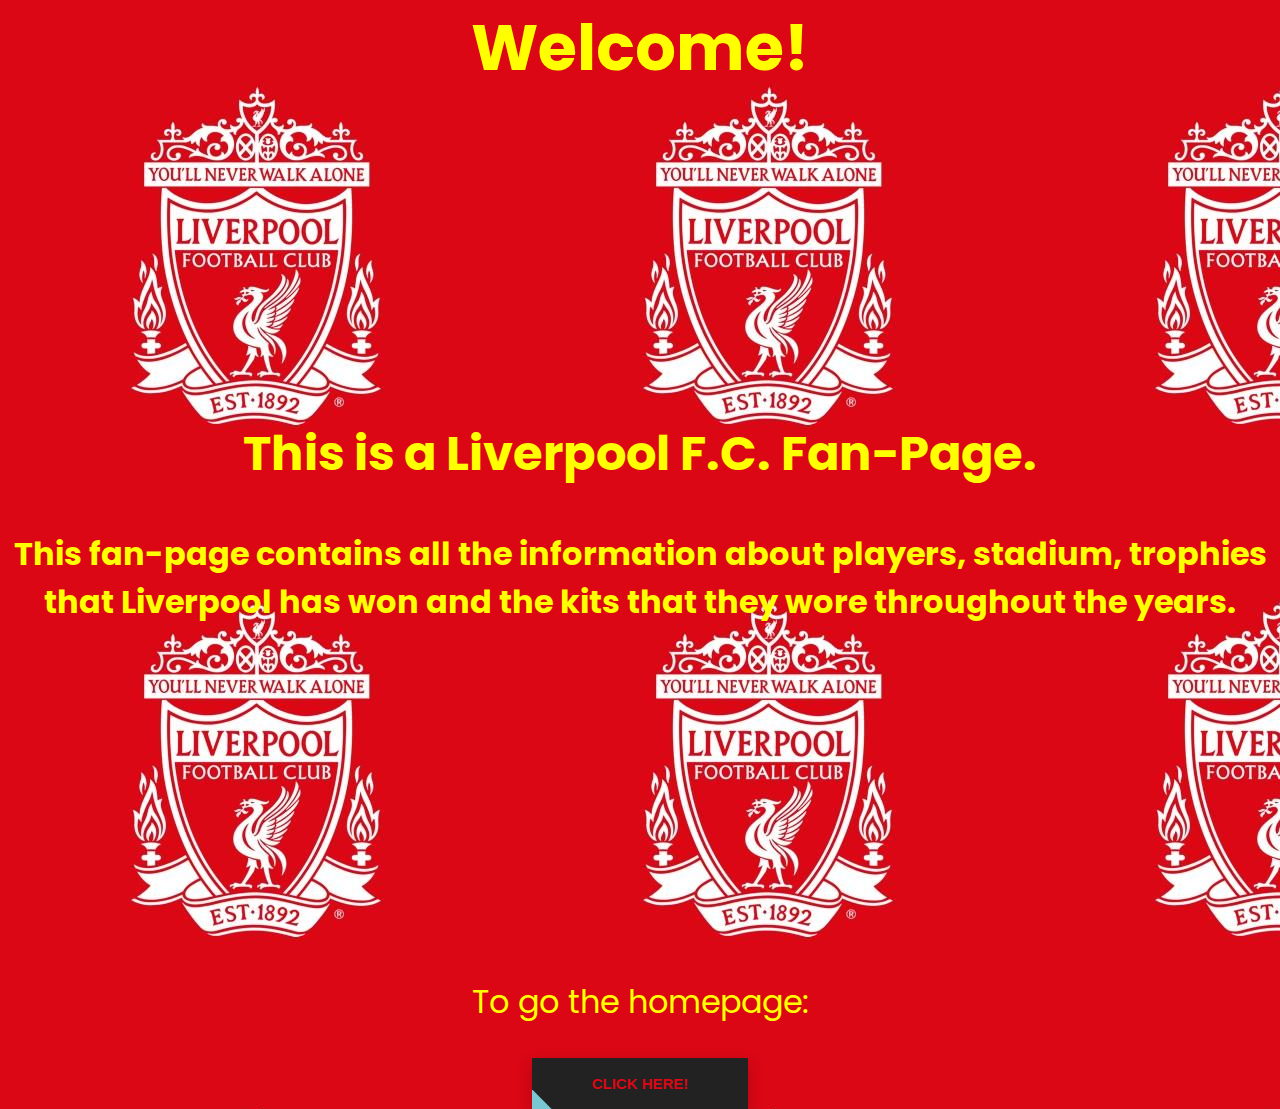
<file: index.html>
<!DOCTYPE html>
<html lang="en">
<head>
    <meta charset="UTF-8">
    <meta http-equiv="X-UA-Compatible" content="IE=edge">
    <meta name="viewport" content="width=device-width, initial-scale=1.0">
    <title>Liverpool F.C. Fan-Page</title>
    <link rel="preconnect" href="https://fonts.googleapis.com">
    <link rel="preconnect" href="https://fonts.gstatic.com" crossorigin>
    <link href="https://fonts.googleapis.com/css2?family=Poppins&family=Rubik&display=swap" rel="stylesheet"> 
    <style>
        body {
            margin: 0;
            height: 100%;
            background-image: url("liv.jpg");
            text-align: center;
            font-family: 'Poppins', sans-serif;
            font-size: 2rem;
            color: yellow;
        }

        h1 {
            margin-top: 0px;
        }

        .button_container {
            position: absolute;
            left: 0;
            right: 0;
            top: 30%;
        }

        .description, .link {
            text-align: center;
        }

        .description {
            font-size: 2rem;
        }

        .btn {
            border: none;
            display: block;
            text-align: center;
            cursor: pointer;
            text-transform: uppercase;
            outline: none;
            overflow: hidden;
            position: relative;
            color: #fff;
            font-weight: 700;
            font-size: 15px;
            background-color: #222;
            padding: 17px 60px;
            margin: 0 auto;
            box-shadow: 0 5px 15px rgba(0, 0, 0, 0.20);
        }

        .btn span {
            position: relative; 
            z-index: 1;
        }

        .btn:after {
            content: "";
            position: absolute;
            left: 0;
            top: 0;
            height: 490%;
            width: 140%;
            background: #78c7d2;
            -webkit-transition: all .5s ease-in-out;
            transition: all .5s ease-in-out;
            -webkit-transform: translateX(-98%) translateY(-25%) rotate(45deg);
            transform: translateX(-98%) translateY(-25%) rotate(45deg);
        }

        .btn:hover:after {
            -webkit-transform: translateX(-9%) translateY(-25%) rotate(45deg);
            transform: translateX(-9%) translateY(-25%) rotate(45deg);
        }

        a {
            text-decoration: none;
            color: #db0715;
        }

        a:visited {
            color: #db0715;
        }

    </style>
</head>
<body>
    <h1>Welcome!</h1><br><br><br><br><br>
    <h2>This is a Liverpool F.C. Fan-Page.</h2>
    <p><b>This fan-page contains all the information about players, stadium, trophies that Liverpool has won and the kits that they wore throughout the years.</b></p><br><br><br><br><br><br>
    <div class="container">
        <p class="description">To go the homepage: </p>
        <button class="btn"><span><a href="dropdown.html">CLICK HERE!</a></span></button>
    </div>
    <script src="dropdown.js"></script>
</body>
</html>
</file>
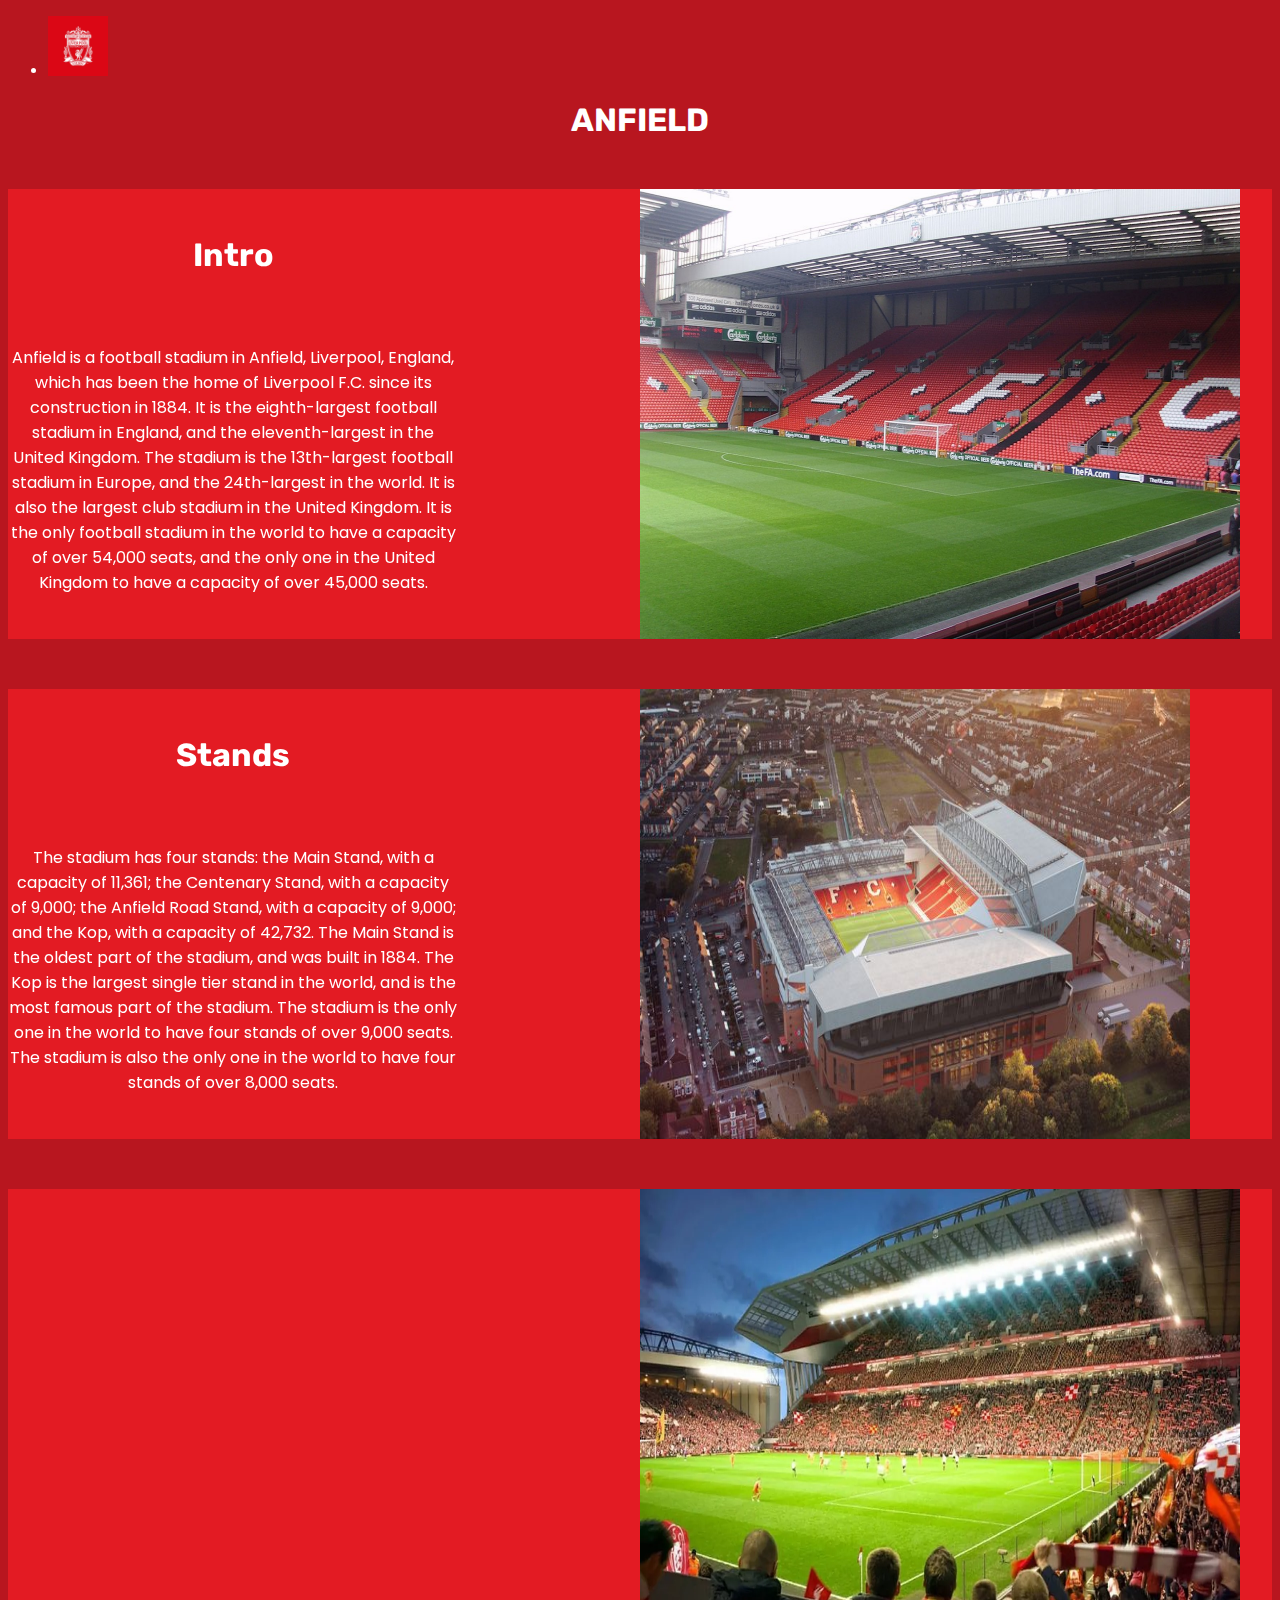
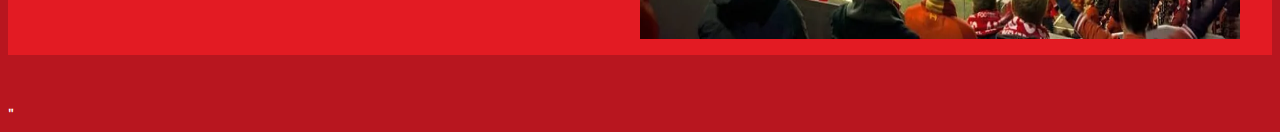
<file: anfield.html>
<!DOCTYPE html>
<html lang="en">
<head>
    <meta charset="UTF-8">
    <meta http-equiv="X-UA-Compatible" content="IE=edge">
    <meta name="viewport" content="width=device-width, initial-scale=1.0">
    <title>Anfield</title>
    <link rel="preconnect" href="https://fonts.googleapis.com">
    <link rel="preconnect" href="https://fonts.gstatic.com" crossorigin>
    <link href="https://fonts.googleapis.com/css2?family=Poppins&family=Rubik&display=swap" rel="stylesheet">
    <style>
        body {
            background-color: #b8161f;
            font-family: 'Rubik', sans-serif;
            color: #fff;
        }

        h1 {
            text-align: center;
            font-family: 'Rubik', sans-serif;
        }

        section {
            color: #fff;
            width: 900px;
            height: 450px;
            text-align: center;
            position: relative;
        }

        nav {
            margin: 50px 0;
            background-color: #e31b23;
        }

        nav ul {
            padding: 0;
            margin: 0;
            list-style: none;
            position: relative;
        }

        nav ul li {
            display: inline-block;
            background-color: #e31b23;
        }

        .hidden {
            opacity: 0;
            filter: blur(5px);
            transform: translateX(-100%);
            transition: all 1s;
            font-family: 'Poppins', sans-serif;
        }

        .show {
            opacity: 1;
            filter: blur(0);
            transform: translateX(0);
            font-family: 'Poppins', sans-serif;
        }

        .lalign {
            width: 50%;
            height: 20%;
        }

        .table {
            border: 1px solid black;
            width: 100%;
            align-items: center;
            justify-content: center;
        }
        
        .bold {
            font-weight: bold;
            text-align: left;
            font-family: 'Poppins', sans-serif;
        }

        .normal {
            text-align: left;
            background-color: #fff;
            color: #000;
            font-family: 'Poppins', sans-serif;
        }

        #a {
            position: absolute;
            top: 0%;
            left: 50%;
        }
    </style>
</head>
<body>
    <div class="label">
        <ul>
            <li><a href="dropdown.html"><img src="liv.jpg" height="60px" width="60px"></a></li>
        </ul>
    </div>
    <h1>ANFIELD</h1>
    <div>
        <nav>
          <ul>
              <li>
                  <section class="hidden">
                      <div class="lalign">
                          <br>
                          <h1>Intro</h1>
                          <p>
                              <br><br>
                              Anfield is a football stadium in Anfield, Liverpool, England, which has been the home of Liverpool F.C. since its construction in 1884. It is the eighth-largest football stadium in England, and the eleventh-largest in the United Kingdom. The stadium is the 13th-largest football stadium in Europe, and the 24th-largest in the world. It is also the largest club stadium in the United Kingdom. It is the only football stadium in the world to have a capacity of over 54,000 seats, and the only one in the United Kingdom to have a capacity of over 45,000 seats.
                          </p>
                      </div>
                  </section>
              </li>
              <li>
                <img src="anfield2.jpg" height="450px" width="600px" id="a">
            </li> 
          </ul>
        </nav>  
  </div>
  <div>
    <nav>
      <ul>
          <li>
              <section class="hidden">
                  <div class="lalign">
                      <br>
                      <h1>Stands</h1>
                      <p>
                          <br><br>
                          The stadium has four stands: the Main Stand, with a capacity of 11,361; the Centenary Stand, with a capacity of 9,000; the Anfield Road Stand, with a capacity of 9,000; and the Kop, with a capacity of 42,732. The Main Stand is the oldest part of the stadium, and was built in 1884. The Kop is the largest single tier stand in the world, and is the most famous part of the stadium. The stadium is the only one in the world to have four stands of over 9,000 seats. The stadium is also the only one in the world to have four stands of over 8,000 seats.
                      </p>
                  </div>
              </section>
          </li>
          <li>
            <img src="anfield1.jpg" height="450px" width="550px" id="a">
        </li> 
      </ul>
    </nav>  
</div>
<div>
    <nav>
      <ul>
          <li>
              <section class="hidden">
                  <div class="lalign">
                      <p>
                          <br>
                          <table class="table">
                            <header><b>Info About Anfield<br></b></header>
                            <tr>
                                <td class="bold">Full Name</td>
                                <td class="normal">Anfield</td>
                            </tr>
                            <tr>
                                <td class="bold">Nickname</td>
                                <td class="normal">The Kop</td>
                            </tr>
                            <tr>
                                <th class="bold">Location</th>
                                <td class="normal">Anfield, Liverpool, England</td>
                            </tr>
                            <tr>
                                <td class="bold">Coordinates</td>
                                <td class="normal">53°25′48″N 2°57′48″W</td>
                            </tr>
                            <tr>
                                <td class="bold">Opened</td>
                                <td class="normal">1884</td>
                            </tr>
                            <tr>
                                <td class="bold">Capacity</td>
                                <td class="normal">54,074</td>
                            </tr>
                            <tr>
                                <td class="bold">Surface</td>
                                <td class="normal">Artificial turf(GrassMaster)</td>
                            </tr>
                            <tr>
                                <td class="bold">Ends</td>
                                <td class="normal">Main Stand, Centenary Stand, Anfield Road Stand, Kop</td>
                            </tr>
                            <tr>
                                <td class="bold">Owner</td>
                                <td class="normal">Fenway Sports Group</td>
                            </tr>
                            <tr>
                                <td class="bold">Operator</td>
                                <td class="normal">Liverpool Football Club</td>
                            </tr>
                          </table>
                      </p>
                  </div>
              </section>
          </li>
          <li>
            <img src="anfield3.webp" height="450px" width="600px" id="a">
        </li> 
      </ul>
    </nav>
    <script src="dropdown.js"></script>"  
</div>
</body>
</html>
</file>
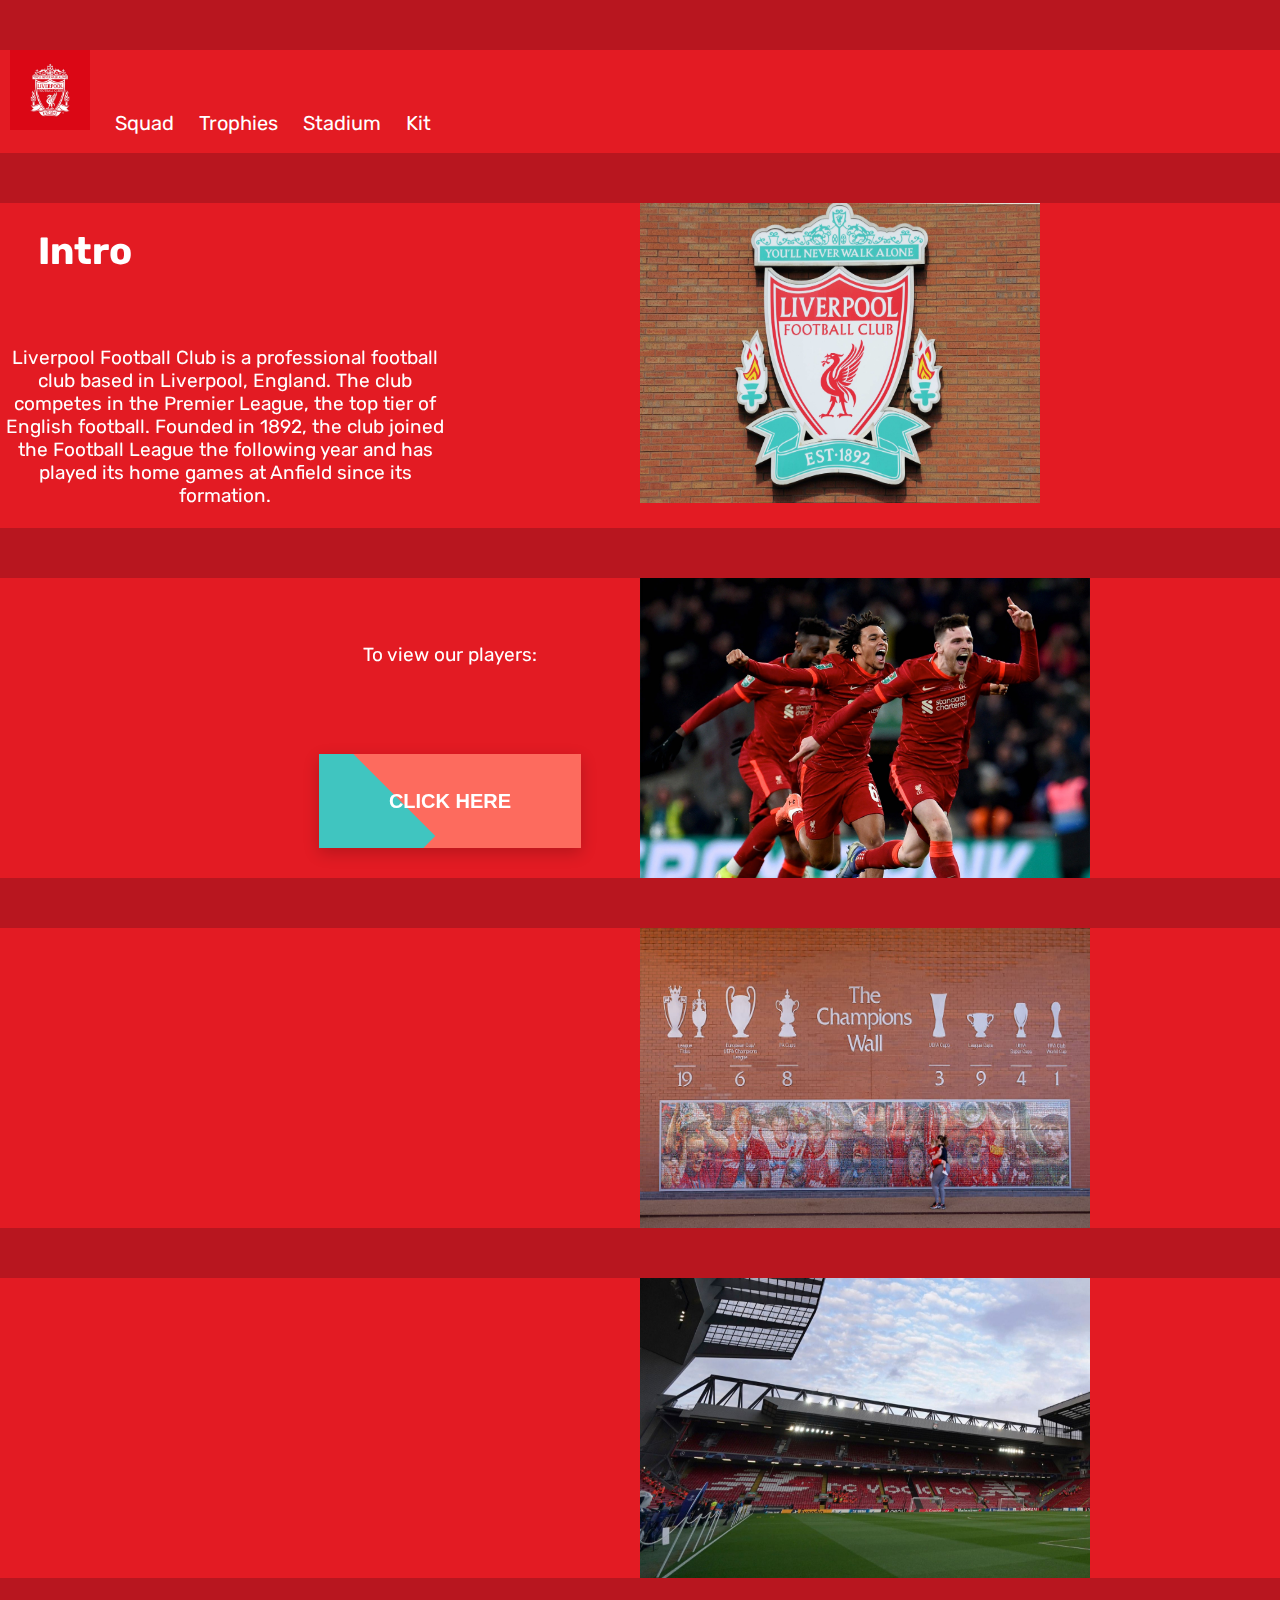
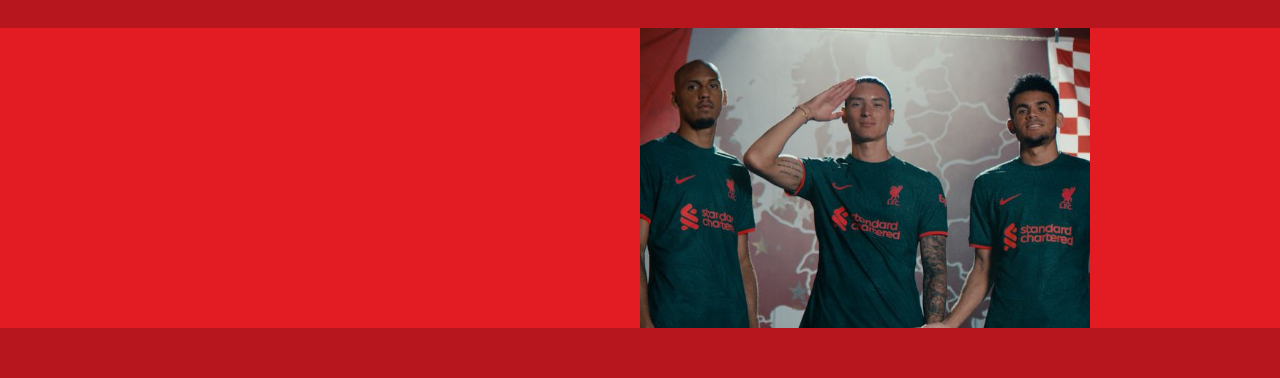
<file: dropdown.html>
<!DOCTYPE html>
<html lang="en">
<head>
    <meta charset="UTF-8">
    <meta http-equiv="X-UA-Compatible" content="IE=edge">
    <meta name="viewport" content="width=device-width, initial-scale=1.0">
    <title>Home</title>
    <link rel="preconnect" href="https://fonts.googleapis.com">
    <link rel="preconnect" href="https://fonts.gstatic.com" crossorigin>
    <link href="https://fonts.googleapis.com/css2?family=Rubik&display=swap" rel="stylesheet"> 
    <style>
        body {
            margin: 0;
            padding: 0;
            background-color: #b8161f;
            font-family: 'Rubik', sans-serif;
            font-size: 19px;
        }

        nav {
            margin: 50px 0;
            background-color: #e31b23;
        }

        nav ul {
            padding: 0;
            margin: 0;
            list-style: none;
            position: relative;
        }

        nav ul li {
            display: inline-block;
            background-color: #e31b23;
        }

        nav a {
            display: block;
            padding: 0px 10px;
            color: #fff;
            font-size: 20px;
            line-height: 60px;
            text-decoration: none;
        }

        nav a:hover {
            background-color: #b8161f;
        }

        nav ul ul {
            display: none;
            position: absolute;
            top: 60px;
        }

        nav ul li:hover > ul {
            display: inherit;
        }

        nav ul ul li {
            width: 170px;
            float: none;
            display: list-item;
            position: relative;
        }

        nav ul ul ul li {
            position: relative;
            left: 170px;
            top: -60px;
        }

        li > a:after { content: '+'; }
        li > a:only-child:after { content: ''; }

        section {
            color: #fff;
            width: 900px;
            height: 300px;
            text-align: center;
            position: relative;
        }

        .hidden {
            opacity: 0;
            filter: blur(5px);
            transform: translateX(-100%);
            transition: all 1s;
        }

        .show {
            opacity: 1;
            filter: blur(0);
            transform: translateX(0);
        }

        .lalign {
            width: 50%;
            height: 20%;
        }

        #a {
            position: absolute;
            top: 0%;
            left: 50%;
        }

        .btn {
            border: none;
            display: block;
            text-align: center;
            cursor: pointer;
            text-transform: uppercase;
            outline: none;
            overflow: hidden;
            position: relative;
            color: #fff;
            font-weight: 700;
            font-size: 15px;
            background-color: #fd6b5e;
            padding: 17px 60px;
            margin: 0 auto;
            box-shadow: 0 5px 15px rgba(0, 0, 0, 0.20);
        }

        .btn span {
            position: relative; 
            z-index: 1;
        }

        .btn:after {
            content: "";
            position: absolute;
            left: 0;
            top: 0;
            height: 490%;
            width: 140%;
            background: #40c5c0;
            -webkit-transition: all .5s ease-in-out;
            transition: all .5s ease-in-out;
            -webkit-transform: translateX(-98%) translateY(-25%) rotate(45deg);
            transform: translateX(-98%) translateY(-25%) rotate(45deg);
        }

        .btn:hover:after {
            -webkit-transform: translateX(-9%) translateY(-25%) rotate(45deg);
            transform: translateX(-9%) translateY(-25%) rotate(45deg);
        }

        
    </style>
</head>
<body>
    <div id="container">
        <nav>
            <ul>
                <li><a href="dropdown.html"><img src="liv.jpg" height="80px" width="80px"></a></li>
                <li><a href="curves.html">Squad</a></li>
                <li><a href="trophy.html">Trophies</a></li>
                <li><a href="anfield.html">Stadium</a></li>
                <li><a href="kit.html">Kit</a></li>
            </ul>
        </nav>
    </div>
    <div>
          <nav>
            <ul>
                <li>
                    <section class="hidden">
                        <div class="lalign">
                            <div class="left" style="text-align: left;">
                                <h1>&emsp;Intro</h1>
                            </div>
                            <p>
                                <br><br>
                                Liverpool Football Club is a professional football club based in Liverpool, England. The club competes in the Premier League, the top tier of English football. Founded in 1892, the club joined the Football League the following year and has played its home games at Anfield since its formation.
                            </p>
                        </div>
                    </section>
                </li>
                <li>
                        <img src="np_file_192978-scaled.jpeg" height="300px" width="400px" id="a">
                </li>
            </ul>
          </nav>  
    </div>
    <div>
        <nav>
            <ul>
                <li>
                    <section class="hidden">
                        <br><br>
                        <p>To view our players:</p>
                        <br><br><br>
                        <button class="btn"><span><a href="curves.html">Click here </a></span></button>
                    </section>
                </li>
                <li>
                    <img src="players.jpg" height="300px" width="450px" id="a">
                </li>   
            </ul>
        </nav>
    </div>
    <div>
        <nav>
            <ul>
                <li>
                    <section class="hidden">
                        <br><br><br>
                        <p>To see all the trophies our team has won:</p>
                        <br><br><br>
                        <button class="btn"><span><a href="trophy.html">Click here </a></span></button>
                    </section>
                </li>
                <li>
                    <img src="trophy.jpg" height="300px" width="450px" id="a">
                </li>   
            </ul>
        </nav>
    </div>
    <div>
        <nav>
            <ul>
                <li>
                    <section class="hidden">
                        <br><br><br>
                        <p>To know more about our stadium:</p>
                        <br><br><br>
                        <button class="btn"><span><a href="anfield.html">Click here </a></span></button>
                    </section>
                </li>
                <li>
                    <img src="anfield.jpg" height="300px" width="450px" id="a">
                </li>   
            </ul>
        </nav>
    </div>
    <div>
        <nav>
            <ul>
                <li>
                    <section class="hidden">
                        <br><br><br>
                        <p>To buy/view our kits:</p>
                        <br><br><br>
                        <button class="btn"><span><a href="kit.html">Click here </a></span></button>
                    </section>
                </li>
                <li>
                    <img src="kit.jpg" height="300px" width="450px" id="a">
                </li>   
            </ul>
        </nav>
    </div>
    <script src="dropdown.js"></script>
</body>
</html>
</file>
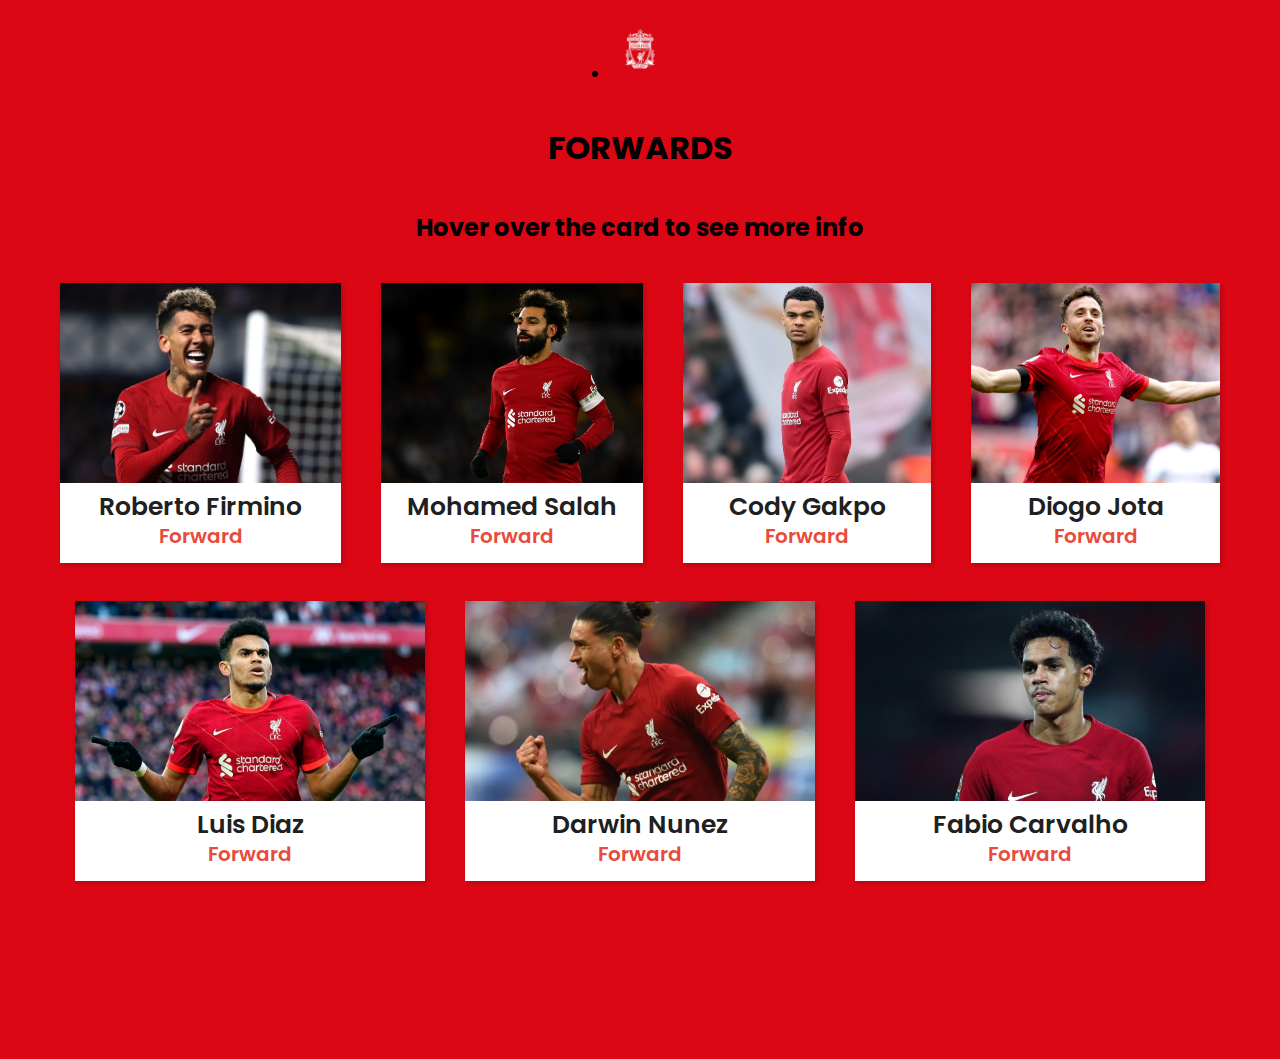
<file: forwards.html>
<!DOCTYPE html>
<html>
   <head>
      <meta charset="utf-8">
      <title>Forwards</title>
      <link rel="stylesheet" href="goalkeeper.css">
      <meta name="viewport" content="width=device-width, initial-scale=1.0">
   </head>
   <body>
    <div class="label">
        <ul>
            <li><a href="dropdown.html"><img src="liv.jpg" height="60px" width="60px"></a></li>
        </ul>
    </div>
      <h1>FORWARDS</h1>
      <h2>Hover over the card to see more info</h2>
      <div class="container">
         <div class="card">
            <div class="img">
               <img src="firmino.jpg">
            </div>
            <div class="top-text">
               <div class="name">
                    Roberto Firmino
               </div>
               <p>
                    Forward
               </p>
            </div>
            <div class="bottom-text">
               <div class="btn">
                  <a href="#">#10</a>
               </div>
               <div class="text">
                    Roberto Firmino Barbosa de Oliveira  is a Brazilian professional footballer who plays as a forward for Premier League club Liverpool and the Brazil national team.
               </div>
            </div>
         </div>
         <div class="card">
            <div class="img">
               <img src="salah.jpg">
            </div>
            <div class="top-text">
               <div class="name">
                    Mohamed Salah
               </div>
               <p>
                    Forward
               </p>
            </div>
            <div class="bottom-text">
               <div class="btn">
                  <a href="#">#11</a>
               </div>
               <div class="text">
                    Mohamed Salah Ghaly  is an Egyptian professional footballer who plays as a forward for Premier League club Liverpool and the Egypt national team.
               </div>
            </div>
         </div>
         <div class="card">
            <div class="img">
               <img src="gakpo.jpg">
            </div>
            <div class="top-text">
               <div class="name">
                    Cody Gakpo
               </div>
               <p>
                    Forward
               </p>
            </div>
            <div class="bottom-text">
               <div class="btn">
                  <a href="#">#18</a>
               </div>
               <div class="text">
                    Cody Gakpo is a Dutch professional footballer who plays as a forward for Premier League club Liverpool and the Netherlands national team.
               </div>
            </div>
         </div>
         <div class="card">
            <div class="img">
               <img src="jota.jpg">
            </div>
            <div class="top-text">
               <div class="name">
                    Diogo Jota
               </div>
               <p>
                    Forward
               </p>
            </div>
            <div class="bottom-text">
               <div class="btn">
                  <a href="#">#20</a>
               </div>
               <div class="text">
                    Diogo Jota is a Portuguese professional footballer who plays as a forward for Premier League club Liverpool and the Portugal national team.
               </div>
            </div>
         </div>
        </div>
        <div class="container">
         <br>
         <div class="card">
            <div class="img">
               <img src="diaz.jpg">
            </div>
            <div class="top-text">
               <div class="name">
                     Luis Diaz
               </div>
               <p>
                    Forward
               </p>
            </div>
            <div class="bottom-text">
               <div class="btn">
                  <a href="#">#23</a>
               </div>
               <div class="text">
                        Luis Diaz is a Colombian professional footballer who plays as a forward for Premier League club Liverpool and the Colombia national team.
               </div>
            </div>
         </div>
         <div class="card">
            <div class="img">
               <img src="nunez.webp">
            </div>
            <div class="top-text">
               <div class="name">
                     Darwin Nunez
               </div>
               <p>
                    Forward
               </p>
            </div>
            <div class="bottom-text">
               <div class="btn">
                  <a href="#">#27</a>
               </div>
               <div class="text">
                        Darwin Nunez is a Uraguayan professional footballer who plays as a forward for Premier League club Liverpool and the Uraguay national team.
               </div>
            </div>
         </div>
         <div class="card">
            <div class="img">
               <img src="carvalho.jpg">
            </div>
            <div class="top-text">
               <div class="name">
                     Fabio Carvalho
               </div>
               <p>
                    Forward
               </p>
            </div>
            <div class="bottom-text">
               <div class="btn">
                  <a href="#">#28</a>
               </div>
               <div class="text">
                        Fabio Carvalho is a Portugesw professional footballer who plays as a forward for Premier League club Liverpool and the Portugal national team.
               </div>
            </div>
         </div>
      </div>
   </body>
</html>
</file>
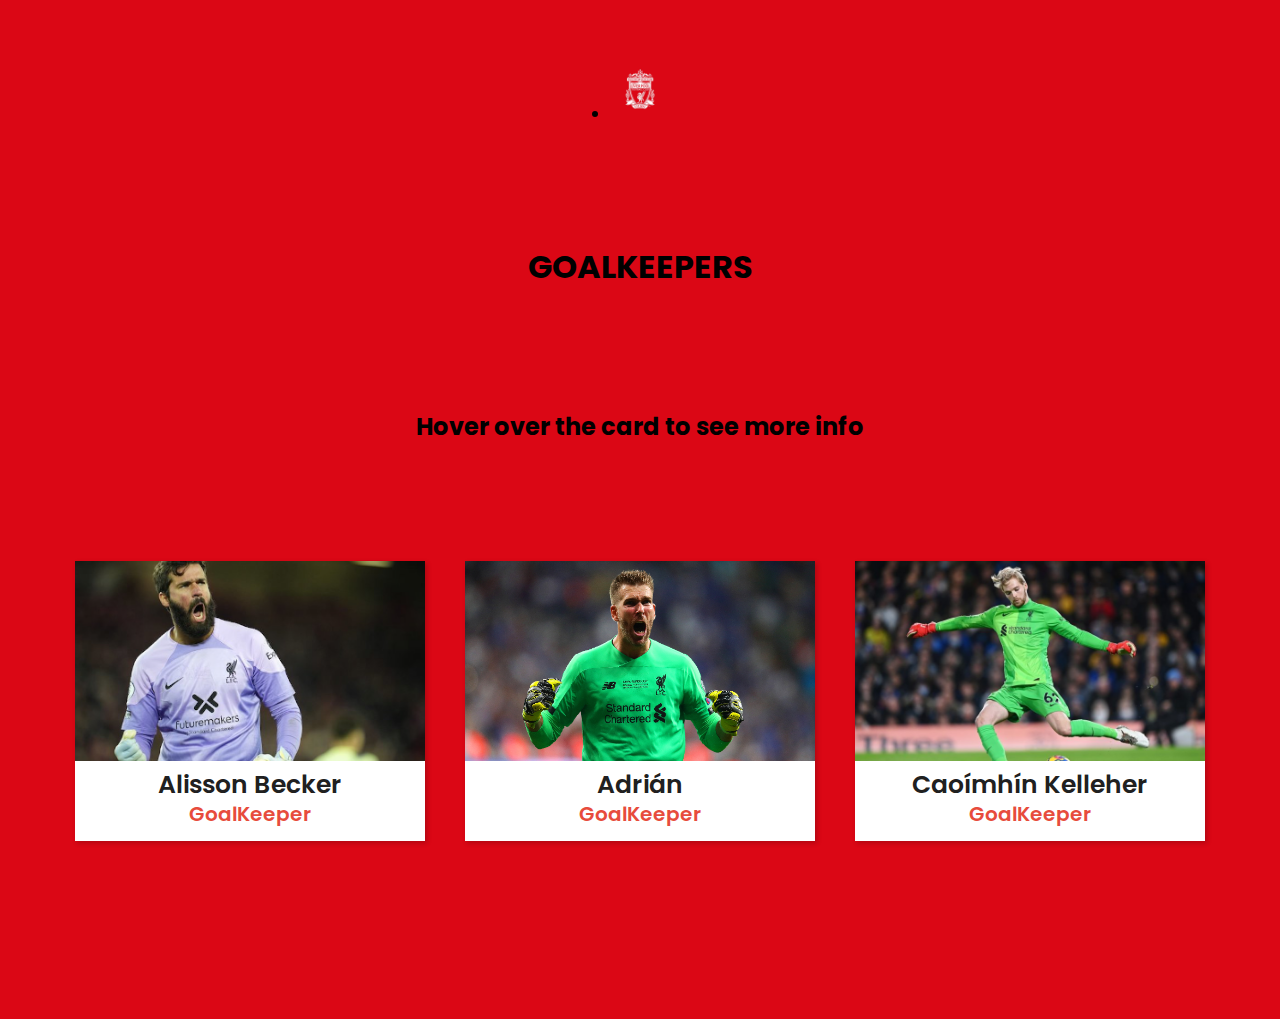
<file: goalkeeper.html>
<!DOCTYPE html>
<html>
   <head>
      <meta charset="utf-8">
      <title>GoalKeepers</title>
      <link rel="stylesheet" href="goalkeeper.css">
      <meta name="viewport" content="width=device-width, initial-scale=1.0">
   </head>
   <body>
      <div class="label">
         <ul>
             <li><a href="dropdown.html"><img src="liv.jpg" height="60px" width="60px"></a></li>
         </ul>
     </div>
      <h1>GOALKEEPERS</h1>
      <h2>Hover over the card to see more info</h2>
      <div class="container">
         <div class="card">
            <div class="img">
               <img src="alisson.png">
            </div>
            <div class="top-text">
               <div class="name">
                  Alisson Becker
               </div>
               <p>
                  GoalKeeper
               </p>
            </div>
            <div class="bottom-text">
               <div class="btn">
                  <a href="#">#1</a>
               </div>
               <div class="text">
                    Alisson is a Brazilian professional footballer who plays as a goalkeeper for Premier League club Liverpool and the Brazil national team.
               </div>
            </div>
         </div>
         <div class="card">
            <div class="img">
               <img src="adrian.jpg">
            </div>
            <div class="top-text">
               <div class="name">
                  Adrián
               </div>
               <p>
                  GoalKeeper
               </p>
            </div>
            <div class="bottom-text">
                <div class="btn">
                  <a href="#">#13</a>
                </div>
               <div class="text">
                    Adrián San Miguel del Castillo, known as Adrián, is a Spanish professional footballer who plays as a goalkeeper for Premier League club Liverpool and the Spain national team.
               </div>
            </div>
         </div>
         <div class="card">
            <div class="img">
               <img src="kelleher.jpg">
            </div>
            <div class="top-text">
               <div class="name">
                  Caoímhín Kelleher
               </div>
               <p>
                  GoalKeeper
               </p>
            </div>
            <div class="bottom-text">
                <div class="btn">
                    <a href="#">#62</a>
                 </div>
               <div class="text">
                    Caoímhín Kelleher is an Irish professional footballer who plays as a goalkeeper for Premier League club Liverpool and the Republic of Ireland national team.
               </div>
            </div>
         </div>
      </div>
   </body>
</html>
</file>
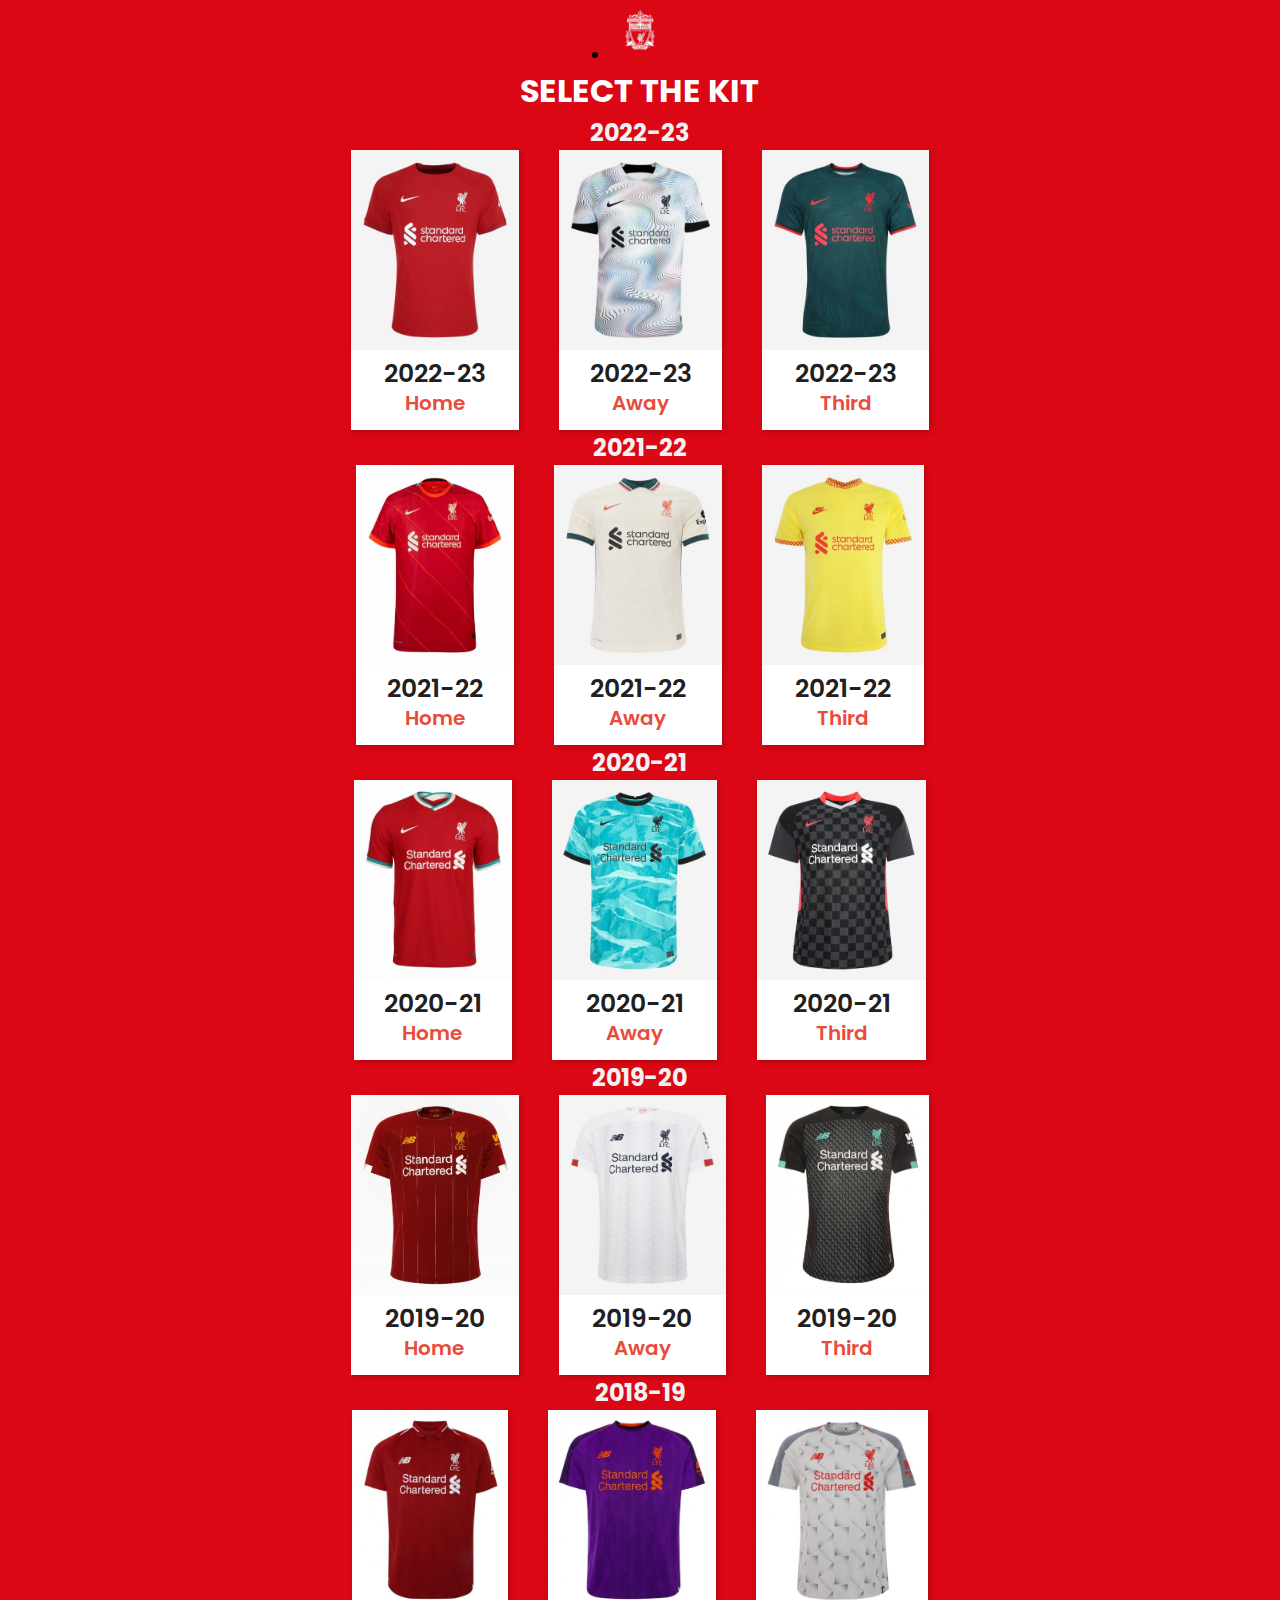
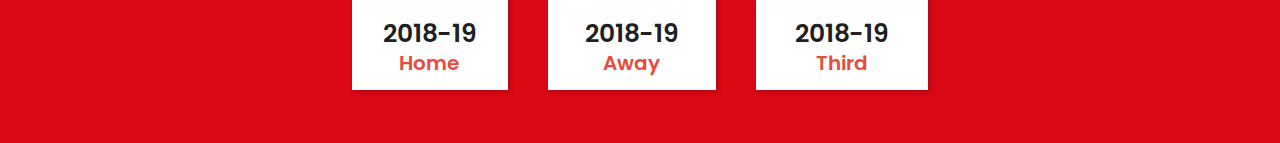
<file: kit.html>
<!DOCTYPE html>
<html lang="en">
<head>
    <meta charset="UTF-8">
    <meta http-equiv="X-UA-Compatible" content="IE=edge">
    <meta name="viewport" content="width=device-width, initial-scale=1.0">
    <title>Kit</title>
    <link rel="stylesheet" href="kit.css">
</head>
<body>
    <div class="label">
        <ul>
            <li><a href="dropdown.html"><img src="liv.jpg" height="60px" width="60px"></a></li>
        </ul>
    </div>
     <h1 style="color: #fff;">SELECT THE KIT</h1>
     <h2>2022-23</h2>
     <div class="container">
        <div class="card">
           <div class="img">
              <img src="2022-23home.jpg">
        </div>
        <div class="top-text">
            <div class="name">
                2022-23
            </div>
            <p>
                 Home
            </p>
        </div>
        <div class="bottom-text">
            <div class="btn">
                <a href="#">Buy Now</a>
            </div>
        </div>
    </div>
        <div class="card">
           <div class="img">
              <img src="2022-23away.jpg">
           </div>
           <div class="top-text">
              <div class="name">
                 2022-23
              </div>
              <p>
                 Away
              </p>
           </div>
           <div class="bottom-text">
               <div class="btn">
                 <a href="#">Buy Now</a>
               </div>
           </div>
        </div>
        <div class="card">
           <div class="img">
              <img src="2022-23third.jpg">
           </div>
           <div class="top-text">
              <div class="name">
                 2022-23
              </div>
              <p>
                 Third
              </p>
           </div>
           <div class="bottom-text">
               <div class="btn">
                   <a href="#">Buy Now</a>
                </div>
           </div>
        </div>
     </div>
     <h2>2021-22</h2>
     <div class="container">
        <div class="card">
           <div class="img">
              <img src="2021-22home.jpg">
        </div>
        <div class="top-text">
            <div class="name">
                2021-22
            </div>
            <p>
                 Home
            </p>
        </div>
        <div class="bottom-text">
            <div class="btn">
                <a href="#">Buy Now</a>
            </div>
        </div>
    </div>
        <div class="card">
           <div class="img">
              <img src="2021-22away.jpg">
           </div>
           <div class="top-text">
              <div class="name">
                 2021-22
              </div>
              <p>
                 Away
              </p>
           </div>
           <div class="bottom-text">
               <div class="btn">
                 <a href="#">Buy Now</a>
               </div>
           </div>
        </div>
        <div class="card">
           <div class="img">
              <img src="2021-22third.jpg">
           </div>
           <div class="top-text">
              <div class="name">
                 2021-22
              </div>
              <p>
                 Third
              </p>
           </div>
           <div class="bottom-text">
               <div class="btn">
                   <a href="#">Buy Now</a>
                </div>
           </div>
        </div>
     </div>
     <h2>2020-21</h2>
     <div class="container">
        <div class="card">
           <div class="img">
              <img src="2020-21home.jpg">
        </div>
        <div class="top-text">
            <div class="name">
                2020-21
            </div>
            <p>
                 Home
            </p>
        </div>
        <div class="bottom-text">
            <div class="btn">
                <a href="#">Buy Now</a>
            </div>
        </div>
    </div>
        <div class="card">
           <div class="img">
              <img src="2020-21away.jpg">
           </div>
           <div class="top-text">
              <div class="name">
                 2020-21
              </div>
              <p>
                 Away
              </p>
           </div>
           <div class="bottom-text">
               <div class="btn">
                 <a href="#">Buy Now</a>
               </div>
           </div>
        </div>
        <div class="card">
           <div class="img">
              <img src="2020-21third.jpg">
           </div>
           <div class="top-text">
              <div class="name">
                 2020-21
              </div>
              <p>
                 Third
              </p>
           </div>
           <div class="bottom-text">
               <div class="btn">
                   <a href="#">Buy Now</a>
                </div>
           </div>
        </div>
     </div>
     <h2>2019-20</h2>
     <div class="container">
        <div class="card">
           <div class="img">
              <img src="2019-20home.jpg">
        </div>
        <div class="top-text">
            <div class="name">
                2019-20
            </div>
            <p>
                 Home
            </p>
        </div>
        <div class="bottom-text">
            <div class="btn">
                <a href="#">Buy Now</a>
            </div>
        </div>
    </div>
        <div class="card">
           <div class="img">
              <img src="2019-20away.jpg">
           </div>
           <div class="top-text">
              <div class="name">
                 2019-20
              </div>
              <p>
                 Away
              </p>
           </div>
           <div class="bottom-text">
               <div class="btn">
                 <a href="#">Buy Now</a>
               </div>
           </div>
        </div>
        <div class="card">
           <div class="img">
              <img src="2019-20third.jpg">
           </div>
           <div class="top-text">
              <div class="name">
                 2019-20
              </div>
              <p>
                 Third
              </p>
           </div>
           <div class="bottom-text">
               <div class="btn">
                   <a href="#">Buy Now</a>
                </div>
           </div>
        </div>
     </div>
     <h2>2018-19</h2>
     <div class="container">
        <div class="card">
           <div class="img">
              <img src="2018-19home.jpg">
        </div>
        <div class="top-text">
            <div class="name">
                2018-19
            </div>
            <p>
                 Home
            </p>
        </div>
        <div class="bottom-text">
            <div class="btn">
                <a href="#">Buy Now</a>
            </div>
        </div>
    </div>
        <div class="card">
           <div class="img">
              <img src="2018-19away.jpg">
           </div>
           <div class="top-text">
              <div class="name">
                 2018-19
              </div>
              <p>
                 Away
              </p>
           </div>
           <div class="bottom-text">
               <div class="btn">
                 <a href="#">Buy Now</a>
               </div>
           </div>
        </div>
        <div class="card">
           <div class="img">
              <img src="2018-19third.jpg">
           </div>
           <div class="top-text">
              <div class="name">
                 2018-19
              </div>
              <p>
                 Third
              </p>
           </div>
           <div class="bottom-text">
               <div class="btn">
                   <a href="#">Buy Now</a>
                </div>
           </div>
        </div>
     </div>
</body>
</html>
</file>
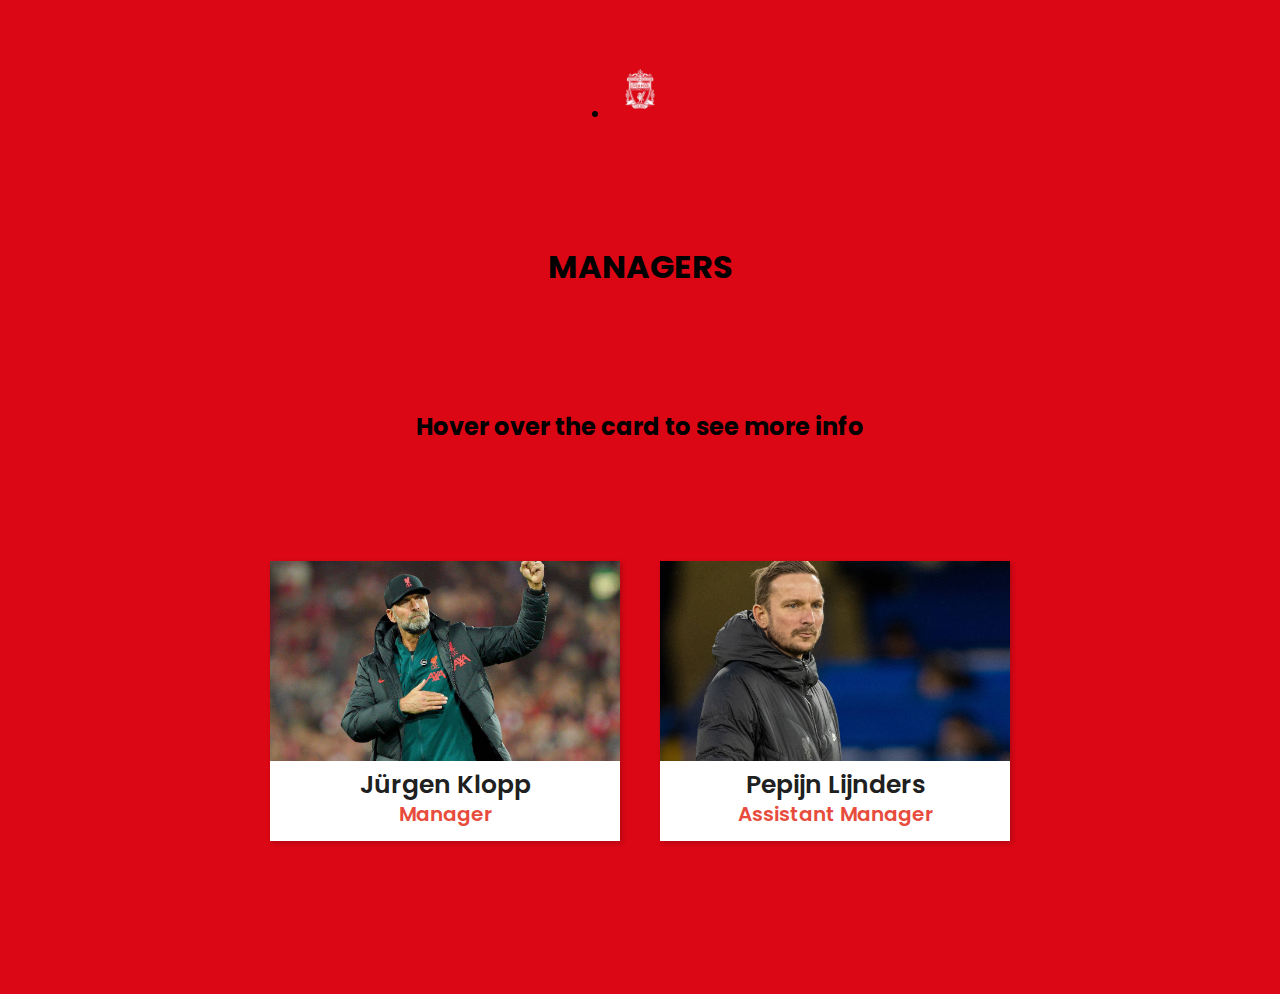
<file: manager.html>
<!DOCTYPE html>
<html>
   <head>
      <meta charset="utf-8">
      <title>Managers</title>
      <link rel="stylesheet" href="goalkeeper.css">
      <meta name="viewport" content="width=device-width, initial-scale=1.0">
   </head>
   <body>
    <div class="label">
        <ul>
            <li><a href="dropdown.html"><img src="liv.jpg" height="60px" width="60px"></a></li>
        </ul>
    </div>
        <h1>MANAGERS</h1>
         <h2>Hover over the card to see more info</h2>
      <div class="container">
         <div class="card">
            <div class="img">
               <img src="klopp.jpeg">
            </div>
            <div class="top-text">
               <div class="name">
                    Jürgen Klopp
               </div>
               <p>
                    Manager
               </p>
            </div>
            <div class="bottom-text">
               <div class="btn">
                  <a href="#">Manager</a>
               </div>
               <div class="text">
                    Jürgen Norbert Klopp is a German professional football manager and former player who is the manager of Premier League club Liverpool.
               </div>
            </div>
         </div>
         <div class="card">
            <div class="img">
               <img src="ljinders.webp">
            </div>
            <div class="top-text">
               <div class="name">
                    Pepijn Lijnders
               </div>
               <p>
                    Assistant Manager
               </p>
            </div>
            <div class="bottom-text">
                <div class="btn">
                  <a href="#">Assistant Manager</a>
                </div>
               <div class="text">
                    Pepijn Lijnders is a Dutch football coach and former player who is the assistant manager of Premier League club Liverpool.
               </div>
            </div>
      </div>
   </body>
</html>
</file>
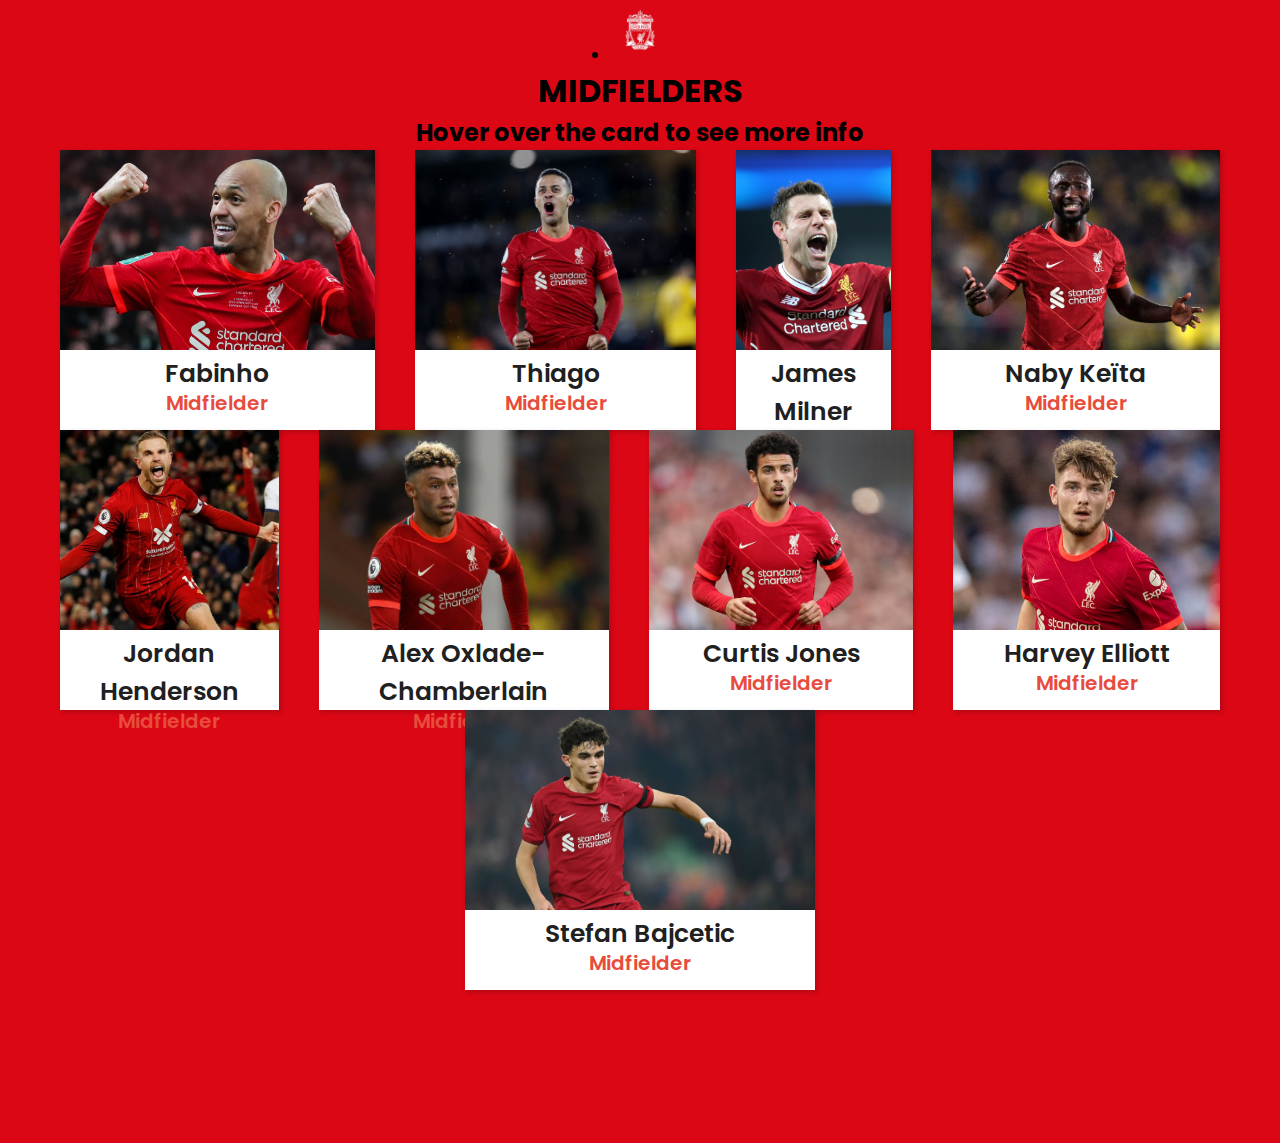
<file: midfielders.html>
<!DOCTYPE html>
<html>
   <head>
      <meta charset="utf-8">
      <title>MidFielders</title>
      <link rel="stylesheet" href="goalkeeper.css">
      <meta name="viewport" content="width=device-width, initial-scale=1.0">
   </head>
   <body>
      <div class="label">
         <ul>
             <li><a href="dropdown.html"><img src="liv.jpg" height="60px" width="60px"></a></li>
         </ul>
     </div>
      <h1>MIDFIELDERS</h1>
      <h2>Hover over the card to see more info</h2>
      <div class="container">
         <div class="card">
            <div class="img">
               <img src="fabinho.webp">
            </div>
            <div class="top-text">
               <div class="name">
                    Fabinho
               </div>
               <p>
                  Midfielder
               </p>
            </div>
            <div class="bottom-text">
               <div class="btn">
                  <a href="#">#3</a>
               </div>
               <div class="text">
                    Fábio Henrique Tavares is a Brazilian professional footballer who plays as a defensive midfielder for Premier League club Liverpool and the Brazil national team.
               </div>
            </div>
         </div>
         <div class="card">
            <div class="img">
               <img src="thiago.jpg">
            </div>
            <div class="top-text">
               <div class="name">
                  Thiago
               </div>
               <p>
                  Midfielder
               </p>
            </div>
            <div class="bottom-text">
               <div class="btn">
                  <a href="#">#6</a>
               </div>
               <div class="text">
                    Thiago Alcântara  is a professional footballer who plays as a central midfielder for Premier League club Liverpool and the Spain national team.
               </div>
            </div>
         </div>
         <div class="card">
            <div class="img">
               <img src="milner.jpg">
            </div>
            <div class="top-text">
               <div class="name">
                    James Milner
               </div>
               <p>
                  Midfielder
               </p>
            </div>
            <div class="bottom-text">
               <div class="btn">
                  <a href="#">#7</a>
               </div>
               <div class="btn">
                  <a href="#">Vice-Captain</a>
               </div>
               <div class="text">
                    James Milner  is an English professional footballer who plays as a midfielder.
               </div>
            </div>
         </div>
         <div class="card">
            <div class="img">
               <img src="keita.jpg">
            </div>
            <div class="top-text">
               <div class="name">
                    Naby Keïta
               </div>
               <p>
                  Midfielder
               </p>
            </div>
            <div class="bottom-text">
               <div class="btn">
                  <a href="#">#8</a>
               </div>
               <div class="text">
                    Naby Keita is a Guinean professional footballer who plays as a central midfielder for Premier League club Liverpool and the Guinea national team. 
               </div>
            </div>
         </div>
        </div>
        <div class="container">
         <br>
         <div class="card">
            <div class="img">
               <img src="henderson.webp">
            </div>
            <div class="top-text">
               <div class="name">
                     Jordan Henderson
               </div>
               <p>
                  Midfielder
               </p>
            </div>
            <div class="bottom-text">
               <div class="btn">
                  <a href="#">#14</a>
               </div>
               <div class="btn">
                  <a href="#">Captain</a>
               </div>
               <div class="text">
                     Jordan Henderson is an English professional footballer who plays as a midfielder for Premier League club Liverpool.
               </div>
            </div>
         </div>
         <div class="card">
            <div class="img">
               <img src="chamberlain.jpg">
            </div>
            <div class="top-text">
               <div class="name">
                     Alex Oxlade-Chamberlain
               </div>
               <p>
                  Midfielder
               </p>
            </div>
            <div class="bottom-text">
               <div class="btn">
                  <a href="#">#15</a>
               </div>
               <div class="text">
                     Alex Oxlade-Chamberlain is an English professional footballer who plays as a midfielder for Premier League club Liverpool and the England national team.
               </div>
            </div>
         </div>
         <div class="card">
            <div class="img">
               <img src="jones.jpeg">
            </div>
            <div class="top-text">
               <div class="name">
                     Curtis Jones
               </div>
               <p>
                  Midfielder
               </p>
            </div>
            <div class="bottom-text">
               <div class="btn">
                  <a href="#">#16</a>
               </div>
               <div class="text">
                     Curtis Jones is an English professional footballer who plays as a midfielder for Premier League club Liverpool and the England national team.
               </div>
            </div>
         </div>
         <div class="card">
            <div class="img">
               <img src="elliott.jpeg">
            </div>
            <div class="top-text">
               <div class="name">
                     Harvey Elliott
               </div>
               <p>
                  Midfielder
               </p>
            </div>
            <div class="bottom-text">
               <div class="btn">
                  <a href="#">#19</a>
               </div>
               <div class="text">
                     Harvey Elliott is an English professional footballer who plays as a midfielder for Premier League club Liverpool and the England national team.
               </div>
            </div>
         </div>
      </div>
      <div class="container">
        <div class="card">
            <div class="img">
               <img src="bajcetic.jpg">
            </div>
            <div class="top-text">
               <div class="name">
                    Stefan Bajcetic
               </div>
               <p>
                  Midfielder
               </p>
            </div>
            <div class="bottom-text">
               <div class="btn">
                  <a href="#">#43</a>
               </div>
               <div class="text">
                     Stefan Bajcetic plays as a midfielder for Premier League club Liverpool and the Bosnia and Herzegovina national team.
               </div>
            </div>
         </div>
      </div>
   </body>
</html>
</file>
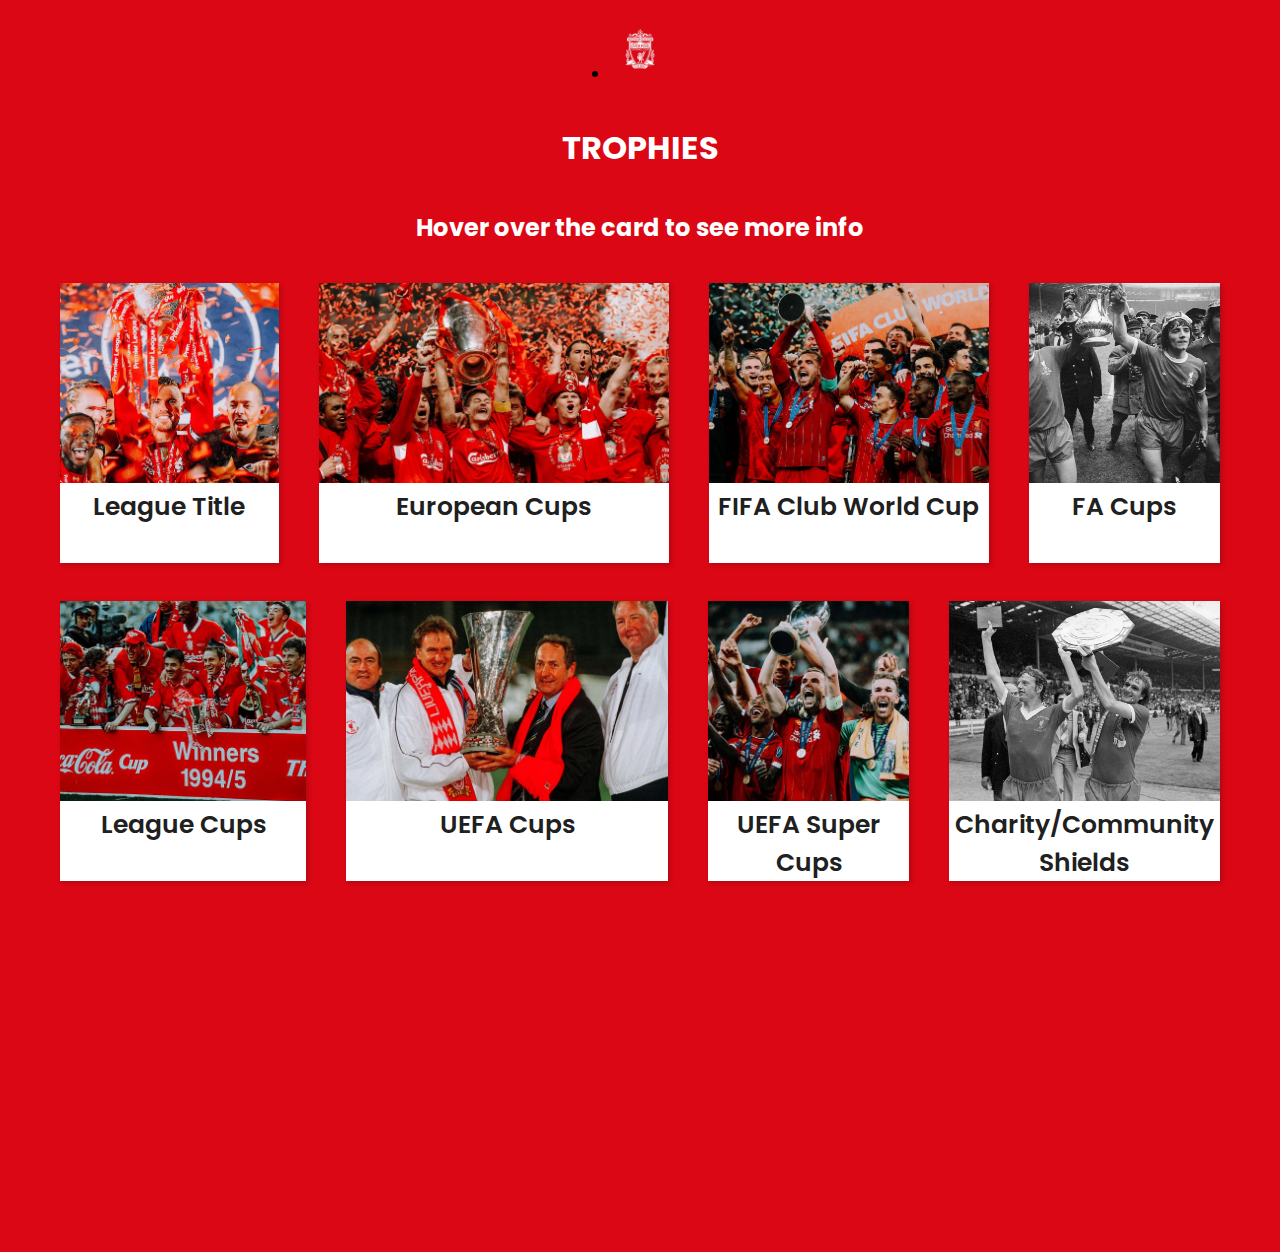
<file: trophy.html>
<!DOCTYPE html>
<html>
   <head>
      <meta charset="utf-8">
      <title>Trophy</title>
      <link rel="stylesheet" href="trophy.css">
      <meta name="viewport" content="width=device-width, initial-scale=1.0">
   </head>
   <body>
    <div class="label">
        <ul>
            <li><a href="dropdown.html"><img src="liv.jpg" height="60px" width="60px"></a></li>
        </ul>
    </div>
      <h1 style="color: #fff;">TROPHIES</h1>
      <h2 style="color: #fff;">Hover over the card to see more info</h2>
      <div class="container">
         <div class="card">
            <div class="img">
               <img src="leaguetitle.webp">
            </div>
            <div class="top-text">
               <div class="name">
                    League Title
               </div>
            </div>
            <div class="bottom-text">
                <div class="btn">
                    <a href="#">19</a>
                </div>
               <div class="text">
                <p>
                    1900-01, 1905-06, 1921-22, 1922-23, 1946-47, 1963-64, 1965-66, 1972-73, 1975-76, 1976-77, 1978-79, 1979-80, 1981-82, 1982-83, 1983-84, 1985-86, 1987-88, 1989-90, 2019-20
                </p>
                Liverpool have won a phenomenal 19 top-flight league titles, with Jürgen Klopp leading the Reds to their most recent in the Premier League in 2019-20.
               </div>
            </div>
         </div>
         <div class="card">
            <div class="img">
               <img src="europeancup.webp">
            </div>
            <div class="top-text">
               <div class="name">
                    European Cups
               </div>
            </div>
            <div class="bottom-text">
               <div class="btn">
                  <a href="#">6</a>
               </div>
               <div class="text">
                    <p>1976-77, 1977-78, 1980-81, 1983-84, 2004-05, 2018-19</p>
                    <p>We have proudly won six European Cups - more than any other British team. The first came under Bob Paisley, who added two more to the trophy cabinet before his successor Joe Fagan also won the famous cup. Rafael Benitez oversaw the Miracle of Istanbul in 2005, and the most recent came under Jürgen Klopp in 2019.</p>
               </div>
            </div>
         </div>
         <div class="card">
            <div class="img">
               <img src="fifaclubworldcup.webp">
            </div>
            <div class="top-text">
               <div class="name">
                    FIFA Club World Cup
               </div>
            </div>
            <div class="bottom-text">
               <div class="btn">
                  <a href="#">1</a>
               </div>
               <div class="text">
                    <p>2019</p>
                    <p>Liverpool broke new ground in December 2019 by lifting the Club World Cup for the first time in Reds history. Jürgen Klopp's European Cup winners defeated Monterrey and Flamengo to become world champions.</p>
               </div>
            </div>
         </div>
         <div class="card">
            <div class="img">
               <img src="facup.webp">
            </div>
            <div class="top-text">
               <div class="name">
                    FA Cups
               </div>
            </div>
            <div class="bottom-text">
               <div class="btn">
                  <a href="#">8</a>
               </div>
               <div class="text">
                    <p>1964-65, 1973-74, 1985-86, 1988-89, 1991-92, 2000-01, 2005-06, 2021-22</p>
                    <p>Liverpool have eight FA Cups to their name. The first triumph came under Bill Shankly in 1965 when Leeds United were defeated 2-1 at Wembley.</p>
               </div>
            </div>
         </div>
        </div>
        <div class="container">
         <br>
         <div class="card">
            <div class="img">
               <img src="leaguecup.webp">
            </div>
            <div class="top-text">
               <div class="name">
                     League Cups
               </div>
            </div>
            <div class="bottom-text">
               <div class="btn">
                  <a href="#">9</a>
               </div>
               <div class="text">
                    <p>1980-81, 1981-82, 1982-83, 1983-84, 1994-95, 2000-01, 2002-03, 2011-12, 2021-22</p>
                    <p>Liverpool boast a record tally of nine League Cups. The trophy was last brought home to Anfield in 2022 courtesy of a penalty shootout victory over Chelsea at Wembley.</p>
               </div>
            </div>
         </div>
         <div class="card">
            <div class="img">
               <img src="uefacup.webp">
            </div>
            <div class="top-text">
               <div class="name">
                     UEFA Cups
               </div>
            </div>
            <div class="bottom-text">
               <div class="btn">
                  <a href="#">3</a>
               </div>
               <div class="text">
                    <p>1972-73, 1975-76, 2000-01</p>
                    <p>We have won the UEFA Cup on three occasions. Bill Shankly, Bob Paisley and Gerard Houllier all led their teams to the trophy, the latter thanks to a 5-4 win over Alaves in one of the most incredible European finals of all time.</p>
               </div>
            </div>
         </div>
         <div class="card">
            <div class="img">
               <img src="uefasupercup.webp">
            </div>
            <div class="top-text">
               <div class="name">
                        UEFA Super Cups
               </div>
            </div>
            <div class="bottom-text">
               <div class="btn">
                  <a href="#">4</a>
               </div>
               <div class="text">
                    <p>1977, 2001, 2005, 2019</p>
                    <p>Three of Liverpool's European Cup victories and one UEFA Cup win have been followed up with success in the season-opening Super Cup.</p>
               </div>
            </div>
         </div>
         <div class="card">
            <div class="img">
               <img src="charityshield.webp">
            </div>
            <div class="top-text">
               <div class="name">
                        Charity/Community Shields
               </div>
            </div>
            <div class="bottom-text">
               <div class="btn">
                  <a href="#">16</a>
               </div>
               <div class="text">
                    <p>1964*, 1965*, 1966, 1974, 1976, 1977*, 1979, 1980, 1982, 1986*, 1988, 1989, 1990*, 2001, 2006, 2022 (*shared)</p>
                    <p>The Reds have got their hands on 16 Charity/Community Shields over the years, either winning the trophy outright or, as used to be the case, sharing it with another team following a draw.</p>
               </div>
            </div>
         </div>
      </div>
   </body>
</html>
</file>
<file: goalkeeper.css>
@import url('https://fonts.googleapis.com/css?family=Poppins:400,500,600,700&display=swap');
*{
    margin: 0;
    padding: 0;
    box-sizing: border-box;
    font-family: 'Poppins', sans-serif;
}
html,body{
    height: 100%;
    display: grid;
    place-items: center;
    background: #db0715;
    text-align: center;
}
.label{
    background: #db0715;
    list-style: none;
}
.container{
    padding: 0 40px;
    display: flex;
    align-items: center;
    justify-content: space-between;
}
.card{
    height: 280px;
    max-width: 350px;
    margin: 0 20px;
    background: white;
    transition: 0.4s;
    box-shadow: 2px 2px 5px rgba(0,0,0,0.2);
}
.card:hover{
    height: 470px;
    box-shadow: 5px 5px 10px rgba(0,0,0,0.2);
}
.card .img{
    height: 200px;
    width: 100%;
}
.card .img img{
    height: 100%;
    width: 100%;
    object-fit: cover;
}
.card .top-text{
    padding: 5px;
}
.card .top-text .name{
    font-size: 25px;
    font-weight: 600;
    color: #202020;
}
.card .top-text p{
    font-size: 20px;
    font-weight: 600;
    color: #e74c3c;
    line-height: 20px;
}
.card .bottom-text{
    padding: 0 20px 10px 20px;
    margin-top: 5px;
    background: white;
    opacity: 0;
    visibility: hidden;
    transition: 0.1s;
}
.card:hover .bottom-text{
    opacity: 1;
    visibility: visible;
}
.card .bottom-text .text{
    text-align: justify;
}
.card .bottom-text .btn{
    margin: 10px 0;
    text-align: left;
}
.card .bottom-text .btn a{
  text-decoration: none;
  background: #e74c3c;
  color: #f2f2f2;
  padding: 5px 8px;
  border-radius: 3px;
  display: inline-flex;
  transition: 0.2s;
}
.card .bottom-text .btn a:hover{
    transform: scale(0.9);
}
@media screen and (max-width: 978px) {
    .container{
        flex-wrap: wrap;
        flex-direction: column;
    }
    .card{
        max-width: 700px;
        margin: 20px 0;
    }
}
</file>
<file: kit.css>
@import url('https://fonts.googleapis.com/css?family=Poppins:400,500,600,700&display=swap');
*{
    margin: 0;
    padding: 0;
    box-sizing: border-box;
    font-family: 'Poppins', sans-serif;
}
html,body{
    height: 100%;
    display: grid;
    place-items: center;
    background: #db0715;
    text-align: center;
}
h2 {
    color: #f2f2f2;
}
.label{
    background: #db0715;
    list-style: none;
}
.container{
    padding: 0 40px;
    display: flex;
    align-items: center;
    justify-content: space-between;
}
.card{
    height: 280px;
    max-width: 350px;
    margin: 0 20px;
    background: white;
    transition: 0.4s;
    box-shadow: 2px 2px 5px rgba(0,0,0,0.2);
}
.card:hover{
    height: 400px;
    box-shadow: 5px 5px 10px rgba(0,0,0,0.2);
}
.card .img{
    height: 200px;
    width: 100%;
}
.card .img img{
    height: 100%;
    width: 100%;
    object-fit: cover;
}
.card .top-text{
    padding: 5px;
}
.card .top-text .name{
    font-size: 25px;
    font-weight: 600;
    color: #202020;
}
.card .top-text p{
    font-size: 20px;
    font-weight: 600;
    color: #e74c3c;
    line-height: 20px;
}
.card .bottom-text{
    padding: 0 20px 10px 20px;
    margin-top: 5px;
    background: white;
    opacity: 0;
    visibility: hidden;
    transition: 0.1s;
}
.card:hover .bottom-text{
    opacity: 1;
    visibility: visible;
}
.card .bottom-text .text{
    text-align: justify;
}
.card .bottom-text .btn{
    margin: 10px 0;
    text-align: left;
}
.card .bottom-text .btn a{
  text-decoration: none;
  background: #e74c3c;
  color: #f2f2f2;
  padding: 5px 8px;
  border-radius: 3px;
  display: inline-flex;
  transition: 0.2s;
}
.card .bottom-text .btn a:hover{
    transform: scale(0.9);
}
@media screen and (max-width: 978px) {
    .container{
        flex-wrap: wrap;
        flex-direction: column;
    }
    .card{
        max-width: 700px;
        margin: 20px 0;
    }
}
</file>
<file: trophy.css>
@import url('https://fonts.googleapis.com/css?family=Poppins:400,500,600,700&display=swap');
*{
    margin: 0;
    padding: 0;
    box-sizing: border-box;
    font-family: 'Poppins', sans-serif;
}
html,body{
    height: 100%;
    display: grid;
    place-items: center;
    background: #db0715;
    text-align: center;
}
.label{
    background: #db0715;
    list-style: none;
}
.container{
    padding: 0 40px;
    display: flex;
    align-items: center;
    justify-content: space-between;
}
.card{
    height: 280px;
    max-width: 350px;
    margin: 0 20px;
    background: white;
    transition: 0.4s;
    box-shadow: 2px 2px 5px rgba(0,0,0,0.2);
}
.card:hover{
    height: 600px;
    box-shadow: 5px 5px 10px rgba(0,0,0,0.2);
}
.card .img{
    height: 200px;
    width: 100%;
}
.card .img img{
    height: 100%;
    width: 100%;
    object-fit: cover;
}
.card .top-text{
    padding: 5px;
}
.card .top-text .name{
    font-size: 25px;
    font-weight: 600;
    color: #202020;
}
.card .top-text p{
    font-size: 20px;
    font-weight: 600;
    color: #e74c3c;
    line-height: 20px;
}
.card .bottom-text{
    padding: 0 20px 10px 20px;
    margin-top: 5px;
    background: white;
    opacity: 0;
    visibility: hidden;
    transition: 0.1s;
}
.card:hover .bottom-text{
    opacity: 1;
    visibility: visible;
}
.card .bottom-text .text{
    text-align: justify;
}
.card .bottom-text .btn{
    margin: 10px 0;
    text-align: left;
}
.card .bottom-text .btn a{
  text-decoration: none;
  background: #e74c3c;
  color: #f2f2f2;
  padding: 5px 8px;
  border-radius: 3px;
  display: inline-flex;
  transition: 0.2s;
}
.card .bottom-text .btn a:hover{
    transform: scale(0.9);
}
@media screen and (max-width: 978px) {
    .container{
        flex-wrap: wrap;
        flex-direction: column;
    }
    .card{
        max-width: 700px;
        margin: 20px 0;
    }
}
</file>
